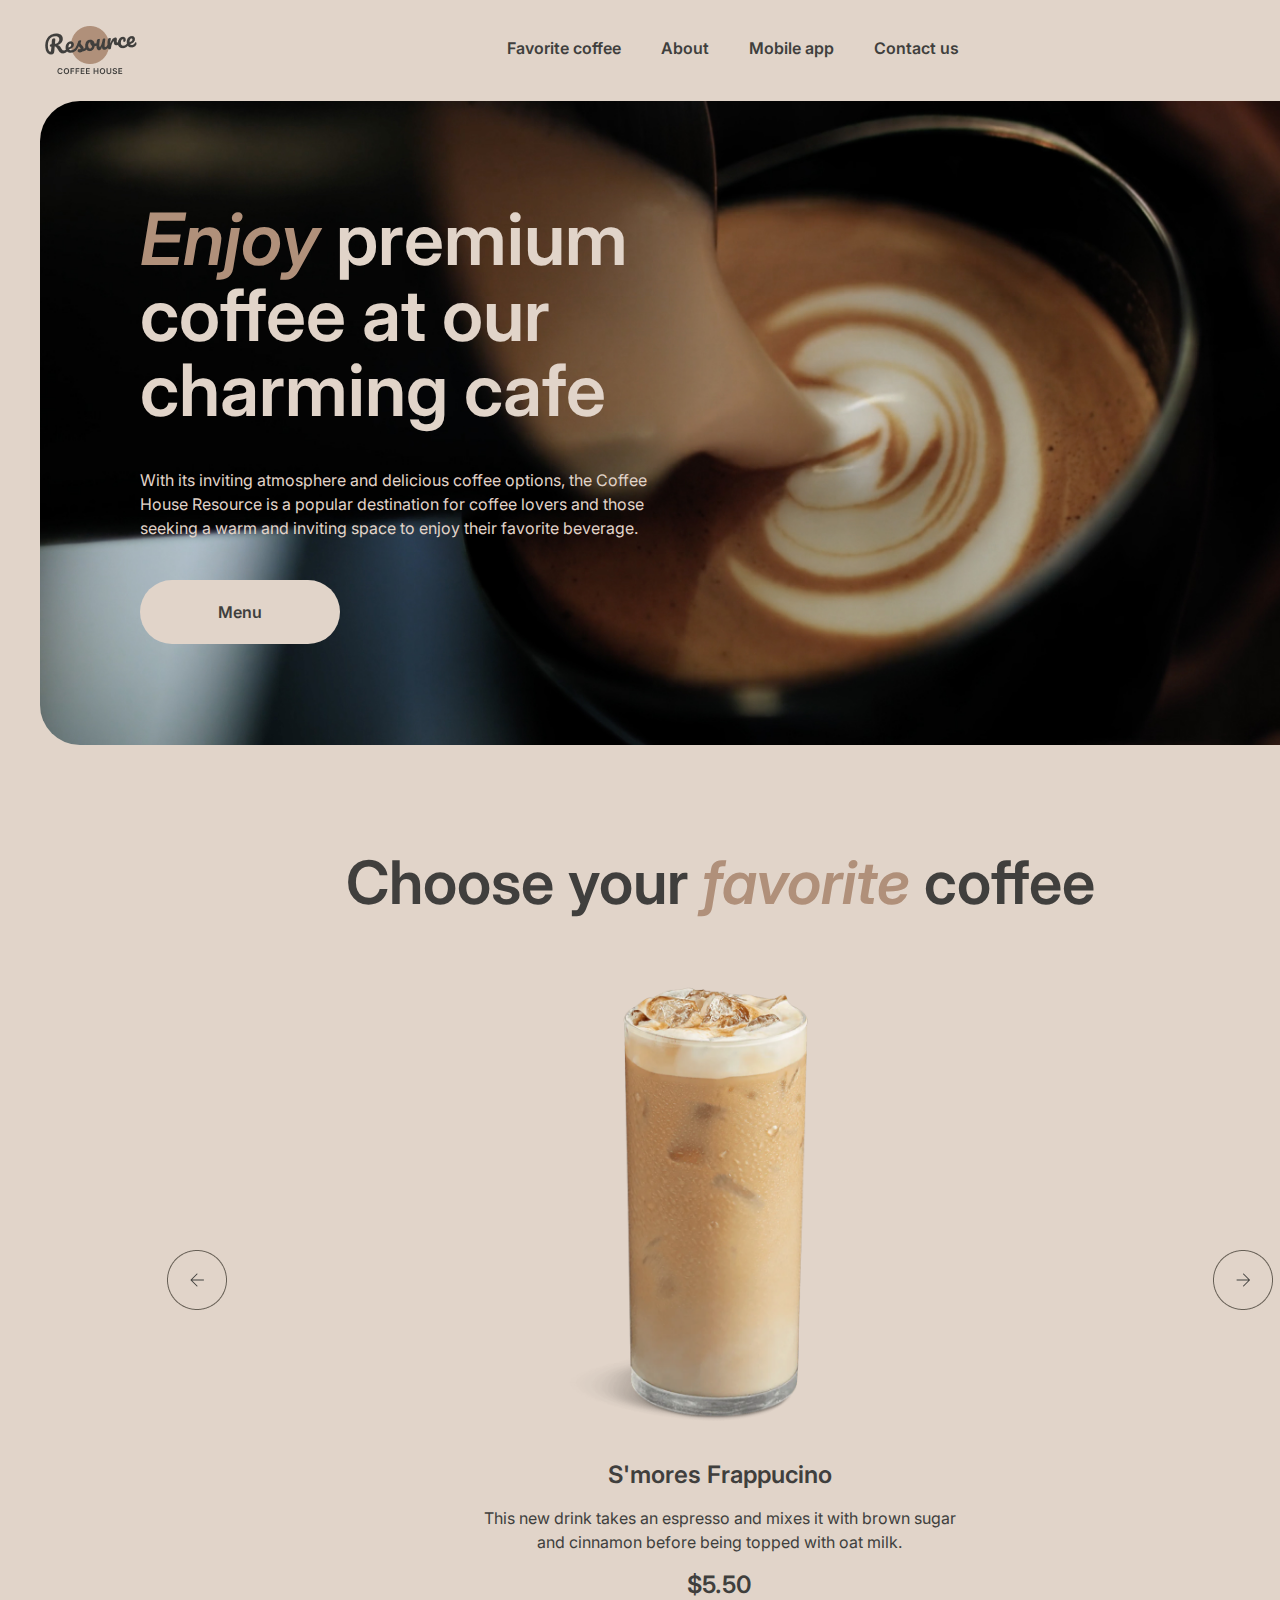
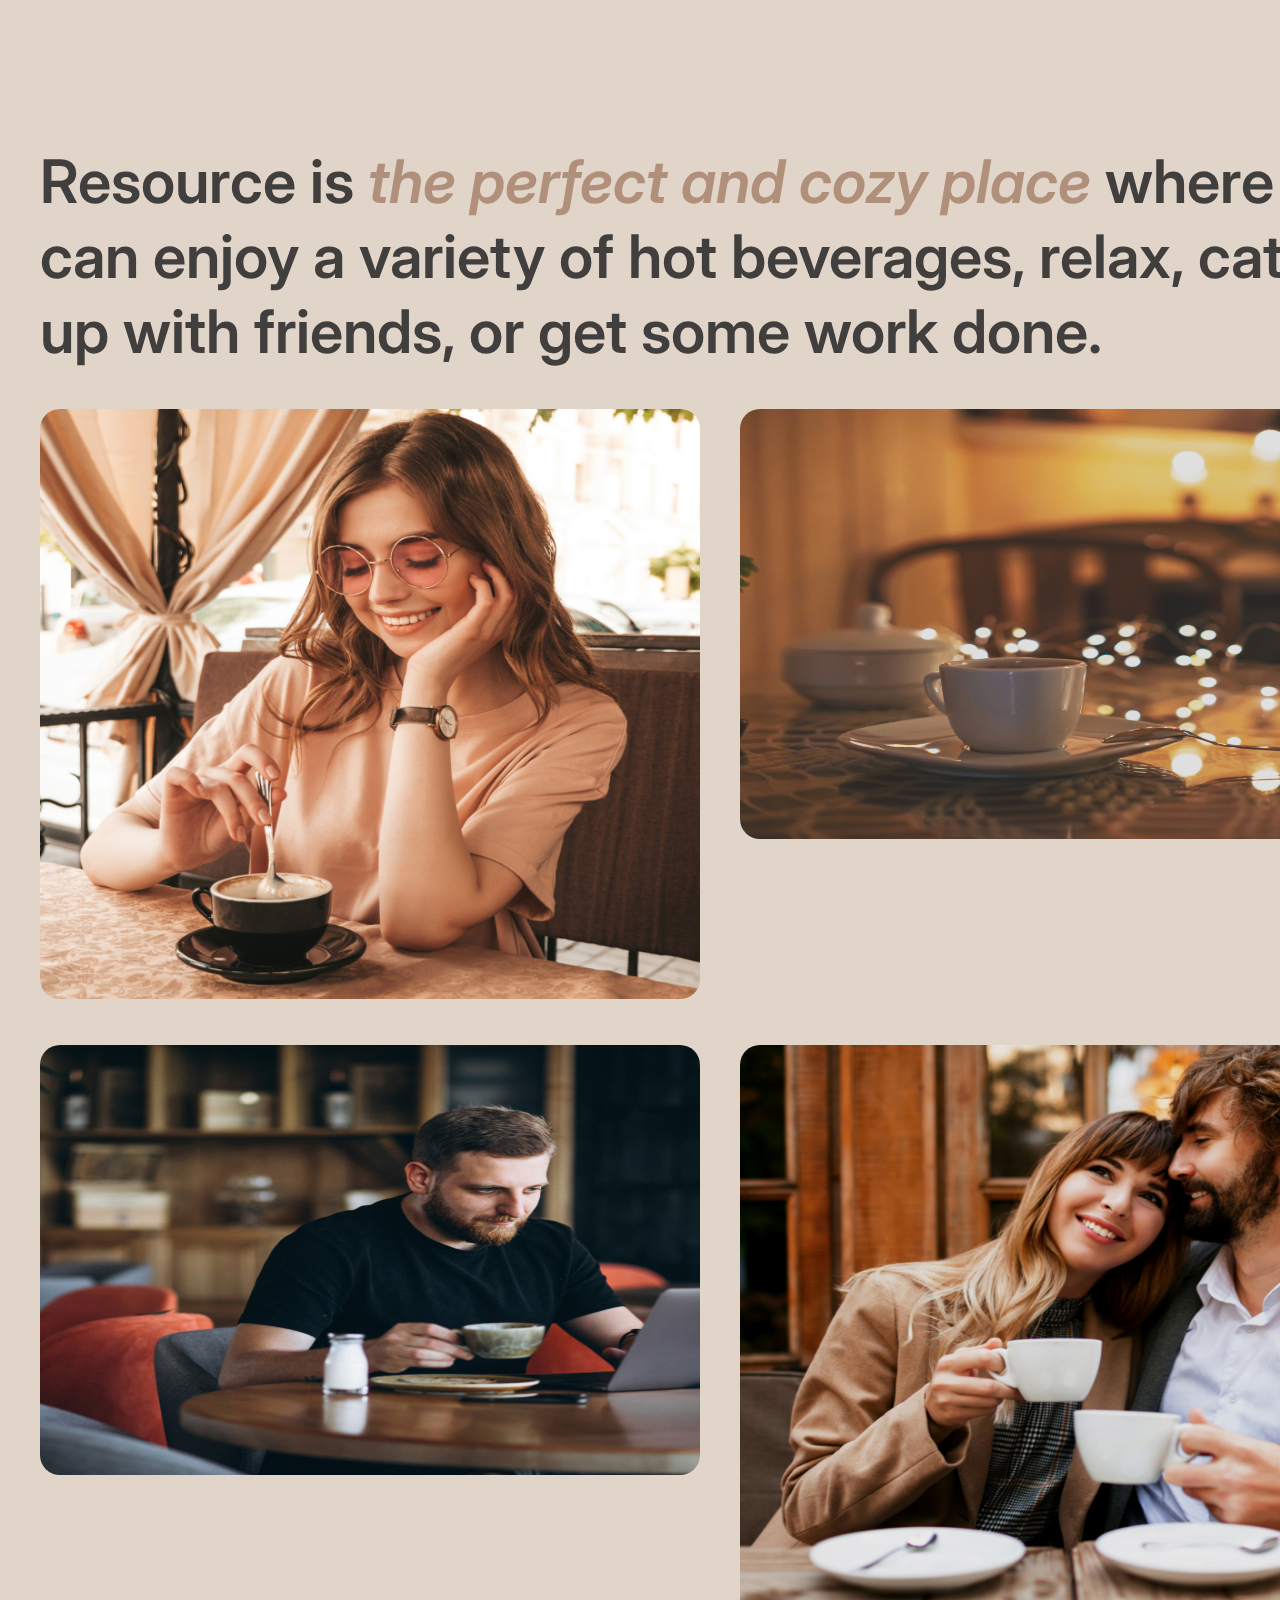
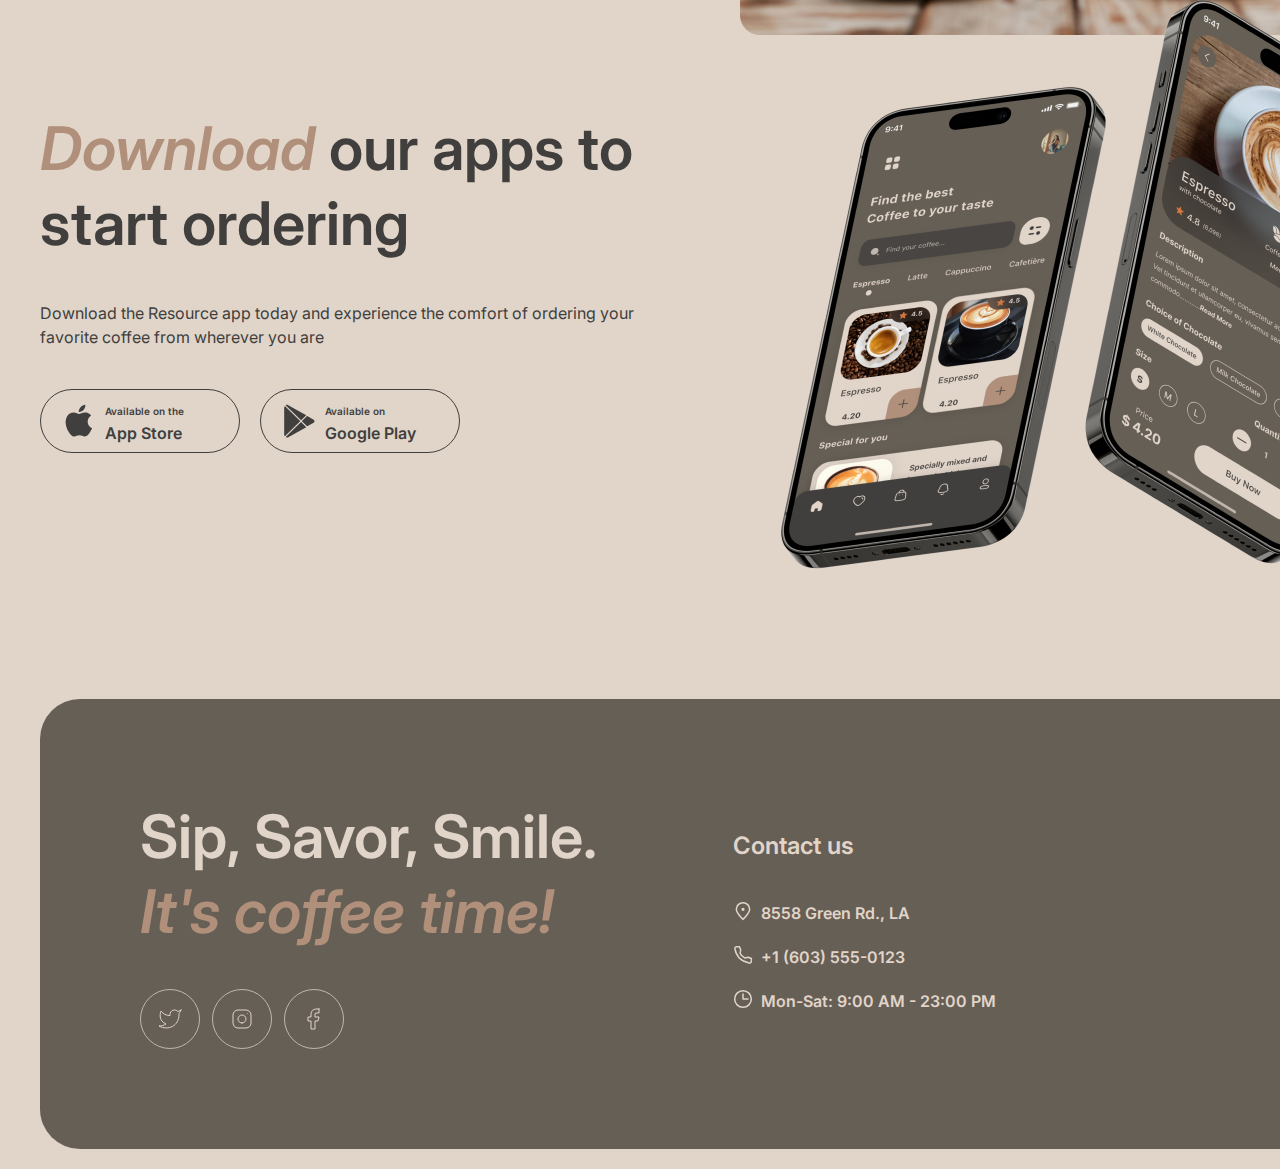
<file: coffee-house/index.html>
<!DOCTYPE html>
<html lang="en">
<head>
    <meta charset="UTF-8">
    <meta name="viewport" content="width=device-width, initial-scale=1.0">
    <link rel="stylesheet" href="css/normalize.css">
    <link rel="stylesheet" href="css/style.css">
    <link rel="icon" href="img/Favicon.svg" type="image/svg+xml">
    <link rel="preconnect" href="https://fonts.googleapis.com">
    <link rel="preconnect" href="https://fonts.gstatic.com" crossorigin>
    <link href="https://fonts.googleapis.com/css2?family=Inter:wght@100;200;300;400;500;600;700;800;900&display=swap" rel="stylesheet">
    <title>COFFEE HOUSE</title>
</head>
<body>
    <header class="header-menu">
        <a class="header-menu--logo" href="https://letasonce.github.io/rsschool-cv/coffee-house/" >
            <img src="img/logo.png" alt="COFFEE HOUSE" width="100" height="60">
        </a>
        <nav class="header-menu--menu">
            <ul class="menu-items">
                <li class="menu-item"><a href="#favorite-coffee">Favorite coffee</a></li>
                <li class="menu-item"><a href="#about">About</a></li>
                <li class="menu-item"><a href="#mobile-app">Mobile app</a></li>
                <li class="menu-item"><a href="#contact-us">Contact us</a></li>
            </ul>
        </nav>
        <a class="menu-link" href="menu.html">Menu</a>
    </header>
    <main>
        <section class="base-header">
            <h1><span class="header-span">Enjoy</span> premium coffee at our charming cafe</h1>
            <!-- <img src="./img/img-hero.jpg" width="1360" height="644" alt="photo coffee"> -->
            <p>With its inviting atmosphere and delicious coffee options, the Coffee House Resource is a popular destination for coffee lovers and those seeking a warm and inviting space to enjoy their favorite beverage.</p>
            <div class="button-menu">
                <a href="menu.html">Menu</a>
            </div>
        </section>
        <section id="favorite-coffee" class="favorite-coffee">
            <h2>Choose your <span class="header-span">favorite</span> coffee</h2>
            <ul class="favorite-coffee--items">
                <li class="favorite-coffee--item">
                    <img alt="Frappuccino" src="img/coffee-slider-1.png" width="480" height="480">
                    <h3>S'mores Frappucino</h3>
                    <p class="favorite-coffee--content">This new drink takes an espresso and mixes it with brown sugar and cinnamon before being topped with oat milk.</p>
                    <p class="favorite-coffee--price">$5.50</p>
                </li>
            </ul>
            <div class="hidden"></div>
        </section>
        <section id="about" class="about">
            <h2>Resource is <span class="header-span">the perfect and cozy place</span> where you can enjoy a variety of hot beverages, relax, catch up with friends, or get some work done.</h2>
            <ul class="about-img--items">
                <li class="about-img--item"><img alt="girl with coffee" width="660" height="590" src="img/about-1.jpg"></li>
                <li class="about-img--item"><img alt="girl with coffee" width="660" height="430" src="img/about-2.jpg"></li>
                <li class="about-img--item"><img alt="girl with coffee" width="660" height="430" src="img/about-3.jpg"></li>
                <li class="about-img--item"><img alt="girl with coffee" width="660" height="590" src="img/about-4.jpg"></li>
            </ul>
        </section>
        <section id="mobile-app" class="mobile-app">
            <div class="mobile-app--container">
                <h2><span class="header-span">Download</span> our apps to start ordering</h2>
                <p>Download the Resource app today and experience the comfort of ordering your favorite coffee from wherever you are</p>
                <button class="button-outline btn-apple"><span>Available on the</span><br>App Store</button>
                <button class="button-outline btn-google"><span>Available on</span><br>Google Play</button>
            </div>
            <img class="mobile-app--image" alt="two phones" width="630" height="630" src="img/mobile-screens.png">
        </section>
    </main>
    <footer id="contact-us" class="contact-us">
        <div class="footer-info">
            <h2>Sip, Savor, Smile. <br><span class="header-span">It's coffee time!</span> </h2>
            <ul class="social-media">
                <li class="social-media--item">
                    <a class="social-media--content twitter" href="twitter"></a>
                </li>
                <li class="social-media--item">
                    <a class="social-media--content instagram" href="instagram"></a>
                </li>
                <li class="social-media--item">
                    <a class="social-media--content facebook" href="facebook"></a>
                </li>
            </ul>
        </div>
        <div class="footer-navigation">
            <h3>Contact us</h3>
            <p class="nav-content address">8558 Green Rd., LA</p>
            <p class="nav-content tel">+1 (603) 555-0123</p>
            <p class="nav-content time-work">Mon-Sat: 9:00 AM - 23:00 PM</p>
        </div>
    </footer>
</body>
</html>
</file>
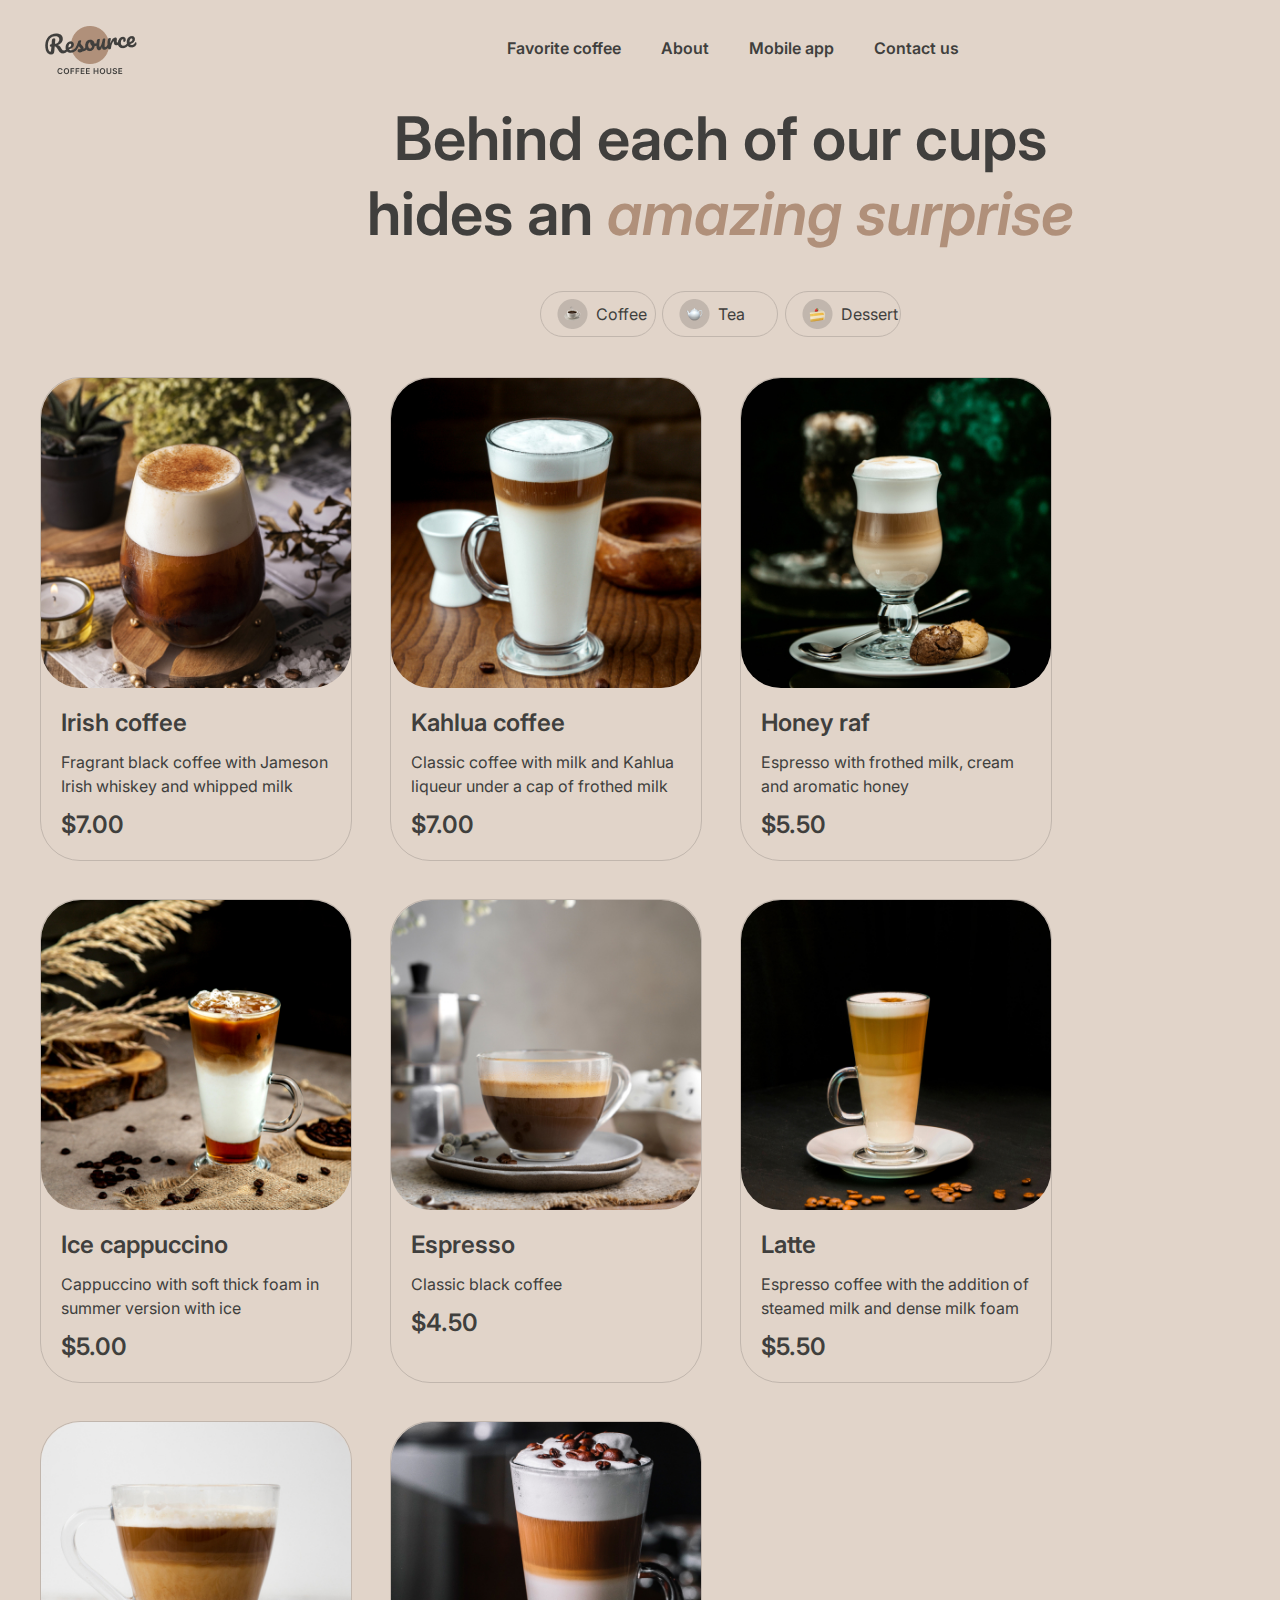
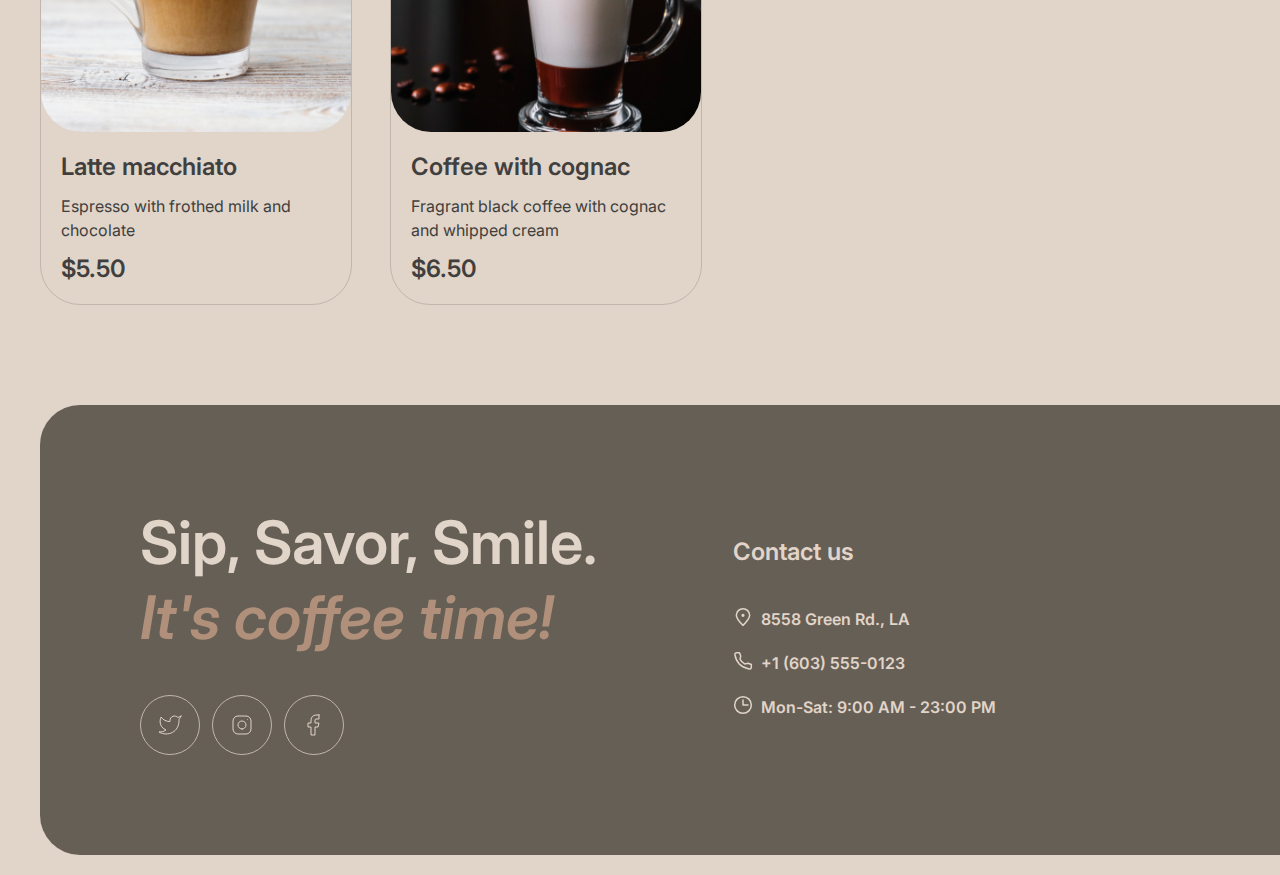
<file: coffee-house/menu.html>
<!DOCTYPE html>
<html lang="en">
<head>
    <meta charset="UTF-8">
    <meta name="viewport" content="width=device-width, initial-scale=1.0">
    <link rel="stylesheet" href="css/normalize.css">
    <link rel="stylesheet" href="css/style.css">
    <link rel="icon" href="img/Favicon.svg" type="image/svg+xml">
    <link rel="preconnect" href="https://fonts.googleapis.com">
    <link rel="preconnect" href="https://fonts.gstatic.com" crossorigin>
    <link href="https://fonts.googleapis.com/css2?family=Inter:wght@100;200;300;400;500;600;700;800;900&display=swap" rel="stylesheet">
    <title>Menu</title>
</head>
<body>
    <header class="header-menu">
        <a class="header-menu--logo" href="https://letasonce.github.io/rsschool-cv/coffee-house/" >
            <img src="img/logo.png" alt="COFFEE HOUSE" width="100" height="60">
        </a>
        <nav class="header-menu--menu">
            <ul class="menu-items">
                <li class="menu-item"><a href="#favorite-coffee">Favorite coffee</a></li>
                <li class="menu-item"><a href="#about">About</a></li>
                <li class="menu-item"><a href="#mobile-app">Mobile app</a></li>
                <li class="menu-item"><a href="#contact-us">Contact us</a></li>
            </ul>
        </nav>
        <a class="menu-link" href="menu.html">Menu</a>
    </header>
    <main class="menu-container">
        <h1>Behind each of our cups hides an <span class="header-span">amazing surprise</span></h1>
        <ul class="content-list">
            <li class="content-list--item"><img src="./img/coffee.png" alt="coffee">Coffee</li>
            <li class="content-list--item"><img src="./img/tea.png" alt="tea">Tea</li>
            <li class="content-list--item"><img src="./img/dessert.png" alt="coffee">Dessert</li>
        </ul>
        <ul class="menu-list">
            <li class="menu-list--card">
                <img class="card--img" width="310" height="310" src="img/coffee-1.jpg" alt="tea">
                <div class="menu-list--content">
                    <h4 class="card-title">Irish coffee</h4>
                    <p class="card-description">Fragrant black coffee with Jameson Irish whiskey and whipped milk</p>
                    <p class="card-price">$7.00</p>
                </div>
            </li>
            <li class="menu-list--card">
                <img class="card--img" width="310" height="310" src="img/coffee-2.jpg" alt="tea">
                <div class="menu-list--content">
                    <h4 class="card-title">Kahlua coffee</h4>
                    <p class="card-description">Classic coffee with milk and Kahlua liqueur under a cap of frothed milk</p>
                    <p class="card-price">$7.00</p>
                </div>
            </li>
            <li class="menu-list--card">
                <img class="card--img" width="310" height="310" src="img/coffee-3.jpg" alt="tea">
                <div class="menu-list--content">
                    <h4 class="card-title">Honey raf</h4>
                    <p class="card-description">Espresso with frothed milk, cream and aromatic honey</p>
                    <p class="card-price">$5.50</p>
                </div>
            </li>
            <li class="menu-list--card">
                <img class="card--img" width="310" height="310" src="img/coffee-4.jpg" alt="tea">
                <div class="menu-list--content">
                    <h4 class="card-title">Ice cappuccino</h4>
                    <p class="card-description">Cappuccino with soft thick foam in summer version with ice</p>
                    <p class="card-price">$5.00</p>
                </div>
            </li>
            <li class="menu-list--card">
                <img class="card--img" width="310" height="310" src="img/coffee-5.jpg" alt="tea">
                <div class="menu-list--content">
                    <h4 class="card-title">Espresso</h4>
                    <p class="card-description">Classic black coffee</p>
                    <p class="card-price">$4.50</p>
                </div>
            </li>
            <li class="menu-list--card">
                <img class="card--img" width="310" height="310" src="img/coffee-6.jpg" alt="tea">
                <div class="menu-list--content">
                    <h4 class="card-title">Latte</h4>
                    <p class="card-description">Espresso coffee with the addition of steamed milk and dense milk foam</p>
                    <p class="card-price">$5.50</p>
                </div>
            </li>
            <li class="menu-list--card">
                <img class="card--img" width="310" height="310" src="img/coffee-7.jpg" alt="tea">
                <div class="menu-list--content">
                    <h4 class="card-title">Latte macchiato</h4>
                    <p class="card-description">Espresso with frothed milk and chocolate</p>
                    <p class="card-price">$5.50</p>
                </div>
            </li>
            <li class="menu-list--card">
                <img class="card--img" width="310" height="310" src="img/coffee-8.jpg" alt="tea">
                <div class="menu-list--content">
                    <h4 class="card-title">Coffee with cognac</h4>
                    <p class="card-description">Fragrant black coffee with cognac and whipped cream</p>
                    <p class="card-price">$6.50</p>
                </div>
            </li>
        </ul>
    </main>
    <footer id="contact-us" class="contact-us">
        <div class="footer-info">
            <h2>Sip, Savor, Smile. <br><span class="header-span">It's coffee time!</span> </h2>
            <ul class="social-media">
                <li class="social-media--item">
                    <a class="social-media--content twitter" href="twitter"></a>
                </li>
                <li class="social-media--item">
                    <a class="social-media--content instagram" href="instagram"></a>
                </li>
                <li class="social-media--item">
                    <a class="social-media--content facebook" href="facebook"></a>
                </li>
            </ul>
        </div>
        <div class="footer-navigation">
            <h3>Contact us</h3>
            <p class="nav-content address">8558 Green Rd., LA</p>
            <p class="nav-content tel">+1 (603) 555-0123</p>
            <p class="nav-content time-work">Mon-Sat: 9:00 AM - 23:00 PM</p>
        </div>
    </footer>
</body>
</html>
</file>
<file: coffee-house/css/style.css>
html {
    scroll-behavior: smooth;
    }

body {
    font-family: Inter, sans-serif;
    font-size: 16px;
    font-style: normal;
    font-weight: 400;
    line-height: 150%;
    color: #403F3D;
    background-color: #E1D4C9;
    width: 1360px;
    margin: 0 auto;
    padding: 20px 40px;
    
}

.header-menu {
    display: flex;
    flex-direction: row;
    justify-content: flex-start;
    margin-bottom: 15px;
}

.header-menu--logo {
    margin-right: 327px;
}

.header-menu--menu {
    margin: 0;
    padding: 0;
    margin-right: 369px;;
}

.menu-items {
    display: flex;
    flex-direction: row;
    justify-content: space-between;
    align-items:center;
}

.menu-item {
    margin-right: 40px;
}

.menu-item:last-child {
    margin-right: 0;
}

.menu-link {
    align-self: center;
}

.menu-link , .menu-item a {
    text-decoration: none;
    color: #403F3D;
    font-weight: 600;
}

ul {
    list-style: none;
}

li {
    text-decoration: none;
}

.menu-item a:hover {
    text-decoration-line: underline;
    text-decoration-thickness: 2px;
    text-underline-offset: 4px;
}

a.menu-link::after {
    content: "";
    padding-right: 25px;
    line-height: 150%;
    background-image: url("../img/coffee-cup.svg");
    background-repeat: no-repeat;
    background-position: right top;
}

a.menu-link:hover {
    text-decoration-line: underline;
    text-decoration-thickness: 2px;
    text-underline-offset: 4px;
    text-decoration-skip: none;
}

.base-header {
    background-image: url("../img/img-hero.jpg");
    background-position:center center;
    background-repeat: no-repeat;
    background-size: cover;
    height: 644px;
    margin:0;
    padding:0;
    margin-bottom: 100px;
    border-radius: 40px;
}

.base-header h1 {
    margin: 0;
    padding: 0;
    margin-bottom: 40px;
    padding-top: 100px;
    padding-left: 100px;
    font-size: 72px;
    font-weight: 600;
    line-height: 105%;
    width: 530px;
    color: #E1D4C9;
}

.base-header h1 .header-span {
    color: #B0907A;
    font-family: Inter, sans-serif;
    font-style: italic;
    font-weight: 600;
    line-height: 105%;
    font-size: 72px;
}

.base-header img {
    display: block;
    margin: 0;
    padding: 0;
    border-radius: 40px;
}

.base-header p {
    margin: 0;
    padding: 0;
    margin-bottom: 40px;
    padding-left: 100px;
    color: #E1D4C9;
    font-family: 'Inter';
    font-weight: 400;
    font-size: 16px;
    line-height: 150%;
    width: 530px;
}

.button-menu {
    display: flex;
    justify-content: center;
    align-items:center;
    width: 200px;
    height: 64px;
    margin: 0;
    padding: 0;
    margin-left: 100px;
    border: none;
    border-radius: 100px;
    background-color:#E1D4C9;
    font-weight: 600;
    line-height: 150%;
    color: #403F3D;
}

.button-menu a {
    text-decoration: none;
    color: #403F3D;
}


.button-menu a:hover {
    background-image: url("../img/coffee-cup.svg");
    background-repeat: no-repeat;
    background-position: right center;
    position: relative;
    padding-right: 24px;
    left: -4px;
}

.favorite-coffee {
    display: flex;
    flex-direction: column;
    justify-content: center;
    align-items:center;
    margin-bottom: 100px;
}

.favorite-coffee h2 {
    margin: 0;
    padding: 0;
    font-size: 60px;
    font-weight: 600;
    line-height: 125%;
    color: #403F3D;
}

.favorite-coffee h2 .header-span {
    font-size: 60px;
    line-height: 125%;
    color: #B0907A;
    font-style: italic;
}


.favorite-coffee--items {
    display: flex;
    flex-direction: row;
    justify-content: space-around;
    align-items:center;
    margin: 0;
    padding: 0;
    margin-top: 40px;
    width: 100%;
}

.favorite-coffee--items::before {
    content:"";
    display: block;
    width: 60px;
    height: 60px;
    background-image: url("../img/arraw-left.png");
    background-repeat: no-repeat;
    background-position: left center;
}

.favorite-coffee--items::after {
    content:"";
    display: block;
    width: 60px;
    height: 60px;
    background-image: url("../img/arrow-right.png");
    background-repeat: no-repeat;
    background-position: right center;
}

.favorite-coffee--item {
    display: flex;
    flex-direction: column;
    justify-content: center;
    align-items:center;
}

.favorite-coffee--item img {
    margin: 0;
    padding: 0;
}

.favorite-coffee--item h3 {
    margin: 0;
    padding: 0;
    margin-top: 20px;
    font-size: 24px;
    font-weight: 600;
    line-height: 125%;
}

.favorite-coffee--content {
    font-size: 16px;
    font-weight: 400;
    line-height: 150%;
    text-align: center;
    width: 480px;
}

.favorite-coffee--price {
    margin: 0;
    padding: 0;
    font-size: 24px;
    font-weight: 600;
    line-height: 125%;
}

.menu-list--card img {
    margin: 0;
    padding:0;
    margin-bottom: 20px;
}

.menu-list--card img:hover {
    /*object-fit: contain;*/
}

.hidden {
    margin-top: 44px;
}

.about {
    margin: 0;
    padding: 0;
    margin-bottom: 70px;
}

.about h2 {
    margin: 0;
    padding: 0;
    font-size: 60px;
    font-weight: 600;
    line-height: 125%;
    margin-bottom: 40px;
}

.about h2 .header-span {
    color: #B0907A;
    font-style: italic;
}

.about-img--items {
    display: flex;
    flex-direction: row;
    flex-wrap: wrap;
    justify-content: space-between;
    gap: 40px;
    margin: 0;
    padding: 0;
}

.about-img--item {
    margin: 0;
    padding: 0;
}

.about-img--item img {
    background-size: cover;
    border-radius: 20px;
}

.mobile-app {
    display: flex;
    flex-direction: row;
    justify-content: space-between;
    align-items: flex-start;
}

.mobile-app--image {
    margin-top: -142px;
}

.mobile-app--container h2 {
    margin: 0;
    padding: 0;
    font-size: 60px;
    font-weight: 600;
    line-height: 125%;
    width:630px;
    margin-bottom: 40px;
}

.mobile-app--container h2 .header-span {
    color: #B0907A;
    font-style:italic;
}

.mobile-app--container p {
    margin: 0;
    padding: 0;
    font-size: 16px;
    font-weight: 400;
    line-height: 150%;
    width:630px;
    margin-bottom: 40px;
}

.button-outline {
    border-radius: 100px;
    border: 1px solid #403F3D;
    background-color:#E1D4C9;
    width: 200px;
    height: 64px;
    font-size: 16px;
    font-weight: 600;
    line-height: 150%;
    color: #403F3D;
    text-align: left;
    padding-left:20px;
}

.btn-apple {
    background-image: url("../img/apple.svg");
    background-repeat: no-repeat;
    background-position:left 20px center;
    padding-left:64px;
}

.btn-google {
    background-image: url("../img/google.svg");
    background-repeat: no-repeat;
    background-position:left 20px center;
    padding-left:64px;
    margin-left: 16px;
}

.button-outline span {
    font-size: 10px;
    font-weight: 600;
    line-height: 140%;
}

.content-list {
    display: flex;
    flex-direction: row;
    justify-content: space-between;
    align-items:center;
    width: 361px;
    margin: 0 auto;
    padding:0;
    margin-bottom: 40px;
}

.content-list--item {
    display: flex;
    flex-direction: row;
    align-items:center;
    border-radius: 100px;
    border: 1px solid #C1B6AD;
    width: 90px;
    height: 44px;
    padding: 0 8px 0 16px;
}

.content-list--item:hover {
    border: 1px solid #665F55;
    background: #665F55;
}

.content-list--item img {
    display: block;
    margin: 0;
    padding-right: 8px;
}

.menu-list {
    display: flex;
    flex-direction: row;
    flex-wrap: wrap;
    justify-content: flex-start;
    margin: 0;
    padding: 0;
    gap: 38px;
}

h1.menu-header {
    color: #403F3D;
    width: 800px;
    text-align: center;
}

.menu-list--content {
    padding-left: 20px;
}

.menu-list--content h4 {
    margin: 0;
    padding: 0;
    margin-bottom: 12px;
    color: #403F3D;
    font-size: 24px;
    font-weight: 600;
    line-height: 125%;
}

.menu-list--card {
    border-radius: 40px;
    border: 1px solid #C1B6AD;
}

.card--img {
    display: block;
    background-size:cover;
    border-radius: 40px;
    margin-bottom: 20px;
}

.card-description {
    margin: 0;
    padding: 0;
    font-size: 16px;
    font-weight: 400;
    line-height: 150%;
    width: 270px;
    color: #403F3D;
    margin-bottom: 12px;
}

  .card-price {
    margin: 0;
    padding: 0;
    font-size: 24px;
    font-weight: 600;
    line-height: 125%;
    margin-bottom: 20px;
  }


  .menu-container h1 {
    color: #403F3D;
    text-align: center;
    font-size: 60px;
    font-weight: 600;
    line-height: 125%;
    width: 800px;
    margin: 0 auto;
    margin-bottom: 40px;
  }

.menu-container h1 .header-span {
    color: #B0907A;
    font-style: italic;
}

.contact-us {
    display: flex;
    border-radius: 40px;
    background-color:#665F55;
    margin: 0;
    margin-top: 100px;
    padding: 100px 0 100px 100px;
}

.footer-info {
    padding-right: 100px;
}

.footer-info h2 {
    margin: 0;
    padding: 0;
    color: #E1D4C9;
    font-size: 60px;
    font-weight: 600;
    line-height: 125%;
    margin-bottom: 40px;
}

.footer-info h2 .header-span {
    color: #B0907A;
    font-style: italic;
    font-size: 60px;
    font-weight: 600;
    line-height: 125%;
}

.social-media {
    display: flex;
    flex-direction: row;
    justify-content: flex-start;
    align-items: center;
    margin: 0;
    padding:0;
}

.footer-navigation {
    color: #E1D4C9;
    margin-top: 32px;
    margin-left: 36px;
}

.footer-navigation h3 {
    margin: 0;
    padding: 0;
    margin-bottom: 40px;
    font-size: 24px;
    font-weight: 600;
    line-height: 125%;
}

.social-media--item {
    padding-right: 12px;
}

.social-media--content {
    width: 60px;
    height: 60px;
    display: block;
}

.twitter {
    background-image: url("../img/button-twitter.svg");
    background-position: center center;
    background-repeat: no-repeat;
}

.twitter:hover {
    background-image: url("../img/twitter-hover.svg");
    background-position: center center;
    background-repeat: no-repeat;
}

.instagram {
    background-image: url("../img/button-instagram.svg");
    background-position: center center;
    background-repeat: no-repeat;
}

.instagram:hover {
    background-image: url("../img/instagram-hover.svg");
    background-position: center center;
    background-repeat: no-repeat;
}

.facebook {
    background-image: url("../img/button-facebook.svg");
    background-position: center center;
    background-repeat: no-repeat;
}

.facebook:hover {
    background-image: url("../img/facebook-hover.svg");
    background-position: center center;
    background-repeat: no-repeat;
}

.nav-content {
    display: flex;
    flex-direction: row;
    margin: 0;
    padding: 0;
    margin-bottom: 20px;
    font-weight: 600;
    line-height: 150%;
}

.nav-content:hover {
    text-decoration-line: underline;
    text-decoration-thickness: 2px;
    text-underline-offset: 3px;
    text-underline-position: under;
}

.nav-content:before {
    content: "";
    width: 20px;
    height: 20px;
    display:block;
    margin-right: 8px;
}

.address::before {
    background-image: url('../img/pin-address.svg');
    background-position: center center;
    background-repeat: no-repeat;
}

.tel::before {
    background-image: url('../img/phone.svg');
    background-position: center center;
    background-repeat: no-repeat;
}

.time-work::before {
    background-image: url('../img/clock.svg');
    background-position: center center;
    background-repeat: no-repeat;
}
</file>
